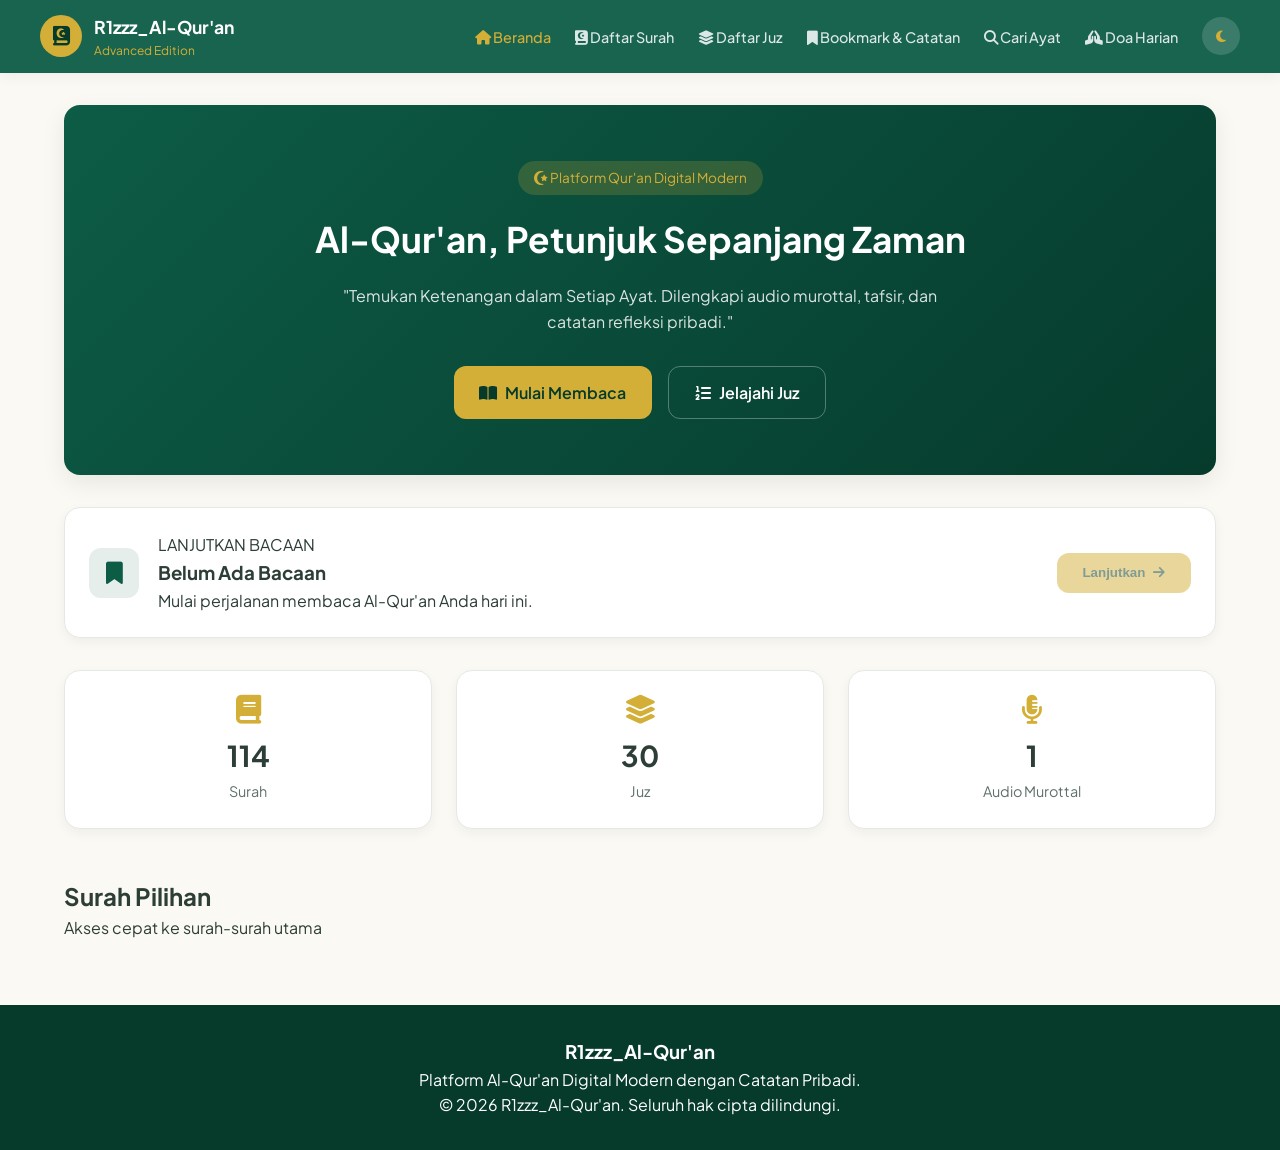
<file: index.html>
<!DOCTYPE html>
<html lang="id">
<head>
  <meta charset="UTF-8">
  <meta name="viewport" content="width=device-width, initial-scale=1.0">
  <title>R1zzz_Al-Qur'an - Platform Digital Modern & Komprehensif</title>
  
  <link rel="preconnect" href="https://fonts.googleapis.com">
  <link rel="preconnect" href="https://fonts.gstatic.com" crossorigin>
  <link href="https://fonts.googleapis.com/css2?family=Amiri:ital,wght@0,400;0,700;1,400&family=Plus+Jakarta+Sans:wght@300;400;500;600;700&display=swap" rel="stylesheet">
  <link rel="stylesheet" href="https://cdnjs.cloudflare.com/ajax/libs/font-awesome/6.4.0/css/all.min.css">
  
  <link rel="stylesheet" href="css/style.css">
  <link rel="stylesheet" href="css/responsive.css">
</head>
<body class="light-mode">

  <!-- NAVBAR -->
  <nav class="navbar">
    <div class="nav-container">
      <a href="#beranda" class="brand-logo">
        <div class="logo-icon"><i class="fa-solid fa-quran"></i></div>
        <div class="brand-text">
          <span class="brand-name">R1zzz_Al-Qur'an</span>
          <span class="brand-tagline">Advanced Edition</span>
        </div>
      </a>

      <button class="menu-toggle" id="menuToggle" aria-label="Toggle Menu">
        <i class="fa-solid fa-bars"></i>
      </button>

      <ul class="nav-links" id="navLinks">
        <li><a href="#beranda" class="nav-link active"><i class="fa-solid fa-house"></i> Beranda</a></li>
        <li><a href="#surah" class="nav-link"><i class="fa-solid fa-book-quran"></i> Daftar Surah</a></li>
        <li><a href="#juz" class="nav-link"><i class="fa-solid fa-layer-group"></i> Daftar Juz</a></li>
        <li><a href="#bookmark" class="nav-link"><i class="fa-solid fa-bookmark"></i> Bookmark & Catatan</a></li>
        <li><a href="#search" class="nav-link"><i class="fa-solid fa-magnifying-glass"></i> Cari Ayat</a></li>
        <li><a href="#doa" class="nav-link"><i class="fa-solid fa-hands-praying"></i> Doa Harian</a></li>
        <li>
          <button class="theme-toggle" id="themeToggle" aria-label="Toggle Theme">
            <i class="fa-solid fa-moon"></i>
          </button>
        </li>
      </ul>
    </div>
  </nav>

  <!-- MAIN CONTENT -->
  <main class="main-content" id="appContent">
    
    <!-- VIEW 1: BERANDA -->
    <section id="view-beranda" class="view-section active">
      <div class="hero-section">
        <div class="hero-content">
          <div class="badge-tag"><i class="fa-solid fa-star-and-crescent"></i> Platform Qur'an Digital Modern</div>
          <h1>Al-Qur'an, Petunjuk Sepanjang Zaman</h1>
          <p>"Temukan Ketenangan dalam Setiap Ayat. Dilengkapi audio murottal, tafsir, dan catatan refleksi pribadi."</p>
          <div class="hero-buttons">
            <a href="#surah" class="btn btn-primary"><i class="fa-solid fa-book-open"></i> Mulai Membaca</a>
            <a href="#juz" class="btn btn-outline"><i class="fa-solid fa-list-ol"></i> Jelajahi Juz</a>
          </div>
        </div>
      </div>

      <div class="last-read-card" id="lastReadCard">
        <div class="last-read-info">
          <div class="last-read-icon"><i class="fa-solid fa-bookmark"></i></div>
          <div>
            <span class="sub-label">LANJUTKAN BACAAN</span>
            <h3 id="lastReadTitle">Belum Ada Bacaan</h3>
            <p id="lastReadDetail">Mulai perjalanan membaca Al-Qur'an Anda hari ini.</p>
          </div>
        </div>
        <button id="btnContinueRead" class="btn btn-gold" disabled>Lanjutkan <i class="fa-solid fa-arrow-right"></i></button>
      </div>

      <div class="stats-grid">
        <div class="stat-box"><i class="fa-solid fa-book"></i><span class="stat-num">114</span><span class="stat-label">Surah</span></div>
        <div class="stat-box"><i class="fa-solid fa-layer-group"></i><span class="stat-num">30</span><span class="stat-label">Juz</span></div>
        <div class="stat-box"><i class="fa-solid fa-microphone-lines"></i><span class="stat-num">1</span><span class="stat-label">Audio Murottal</span></div>
      </div>

      <div class="section-header">
        <h2>Surah Pilihan</h2>
        <p>Akses cepat ke surah-surah utama</p>
      </div>
      <div class="featured-surah-grid" id="featuredSurahGrid"></div>
    </section>

    <!-- VIEW 2: DAFTAR SURAH -->
    <section id="view-surah" class="view-section">
      <div class="section-header text-center">
        <h2>Daftar 114 Surah</h2>
        <p>Telusuri seluruh surah dalam Al-Qur'an</p>
      </div>
      
      <div class="filter-bar">
        <div class="search-input-wrapper">
          <i class="fa-solid fa-magnifying-glass"></i>
          <input type="text" id="surahSearchInput" placeholder="Cari nama surah atau nomor...">
        </div>
      </div>

      <div class="surah-grid" id="surahGrid"></div>
    </section>

    <!-- VIEW 3: DAFTAR JUZ -->
    <section id="view-juz" class="view-section">
      <div class="section-header text-center">
        <h2>Daftar 30 Juz</h2>
        <p>Membaca Al-Qur'an berdasarkan urutan Juz</p>
      </div>
      <div class="juz-grid" id="juzGrid"></div>
    </section>

    <!-- VIEW 4: READER / PEMBACA AYAT -->
    <section id="view-reader" class="view-section">
      <div class="reader-header-card" id="readerHeader"></div>

      <!-- TOOLBAR (Qari Dihapus, Hanya Tombol Auto-Play) -->
      <div class="reader-toolbar" style="justify-content: flex-end;">
        <div class="tool-group">
          <button class="btn btn-primary btn-sm" id="btnAutoPlayAll">
            <i class="fa-solid fa-play"></i> Auto-Play Murottal
          </button>
        </div>
      </div>

      <div class="verses-container" id="versesContainer"></div>

      <div class="reader-navigation">
        <button id="btnPrevSurah" class="btn btn-outline"><i class="fa-solid fa-chevron-left"></i> Surah Sebelumnya</button>
        <button id="btnNextSurah" class="btn btn-outline">Surah Berikutnya <i class="fa-solid fa-chevron-right"></i></button>
      </div>
    </section>

    <!-- VIEW 5: BOOKMARK & CATATAN -->
    <section id="view-bookmark" class="view-section">
      <div class="section-header text-center">
        <h2>Bookmark & Catatan Pribadi</h2>
        <p>Ayat favorit dan refleksi catatan Anda</p>
      </div>
      <div class="verses-container" id="bookmarkList"></div>
    </section>

    <!-- VIEW 6: SEARCH -->
    <section id="view-search" class="view-section">
      <div class="section-header text-center">
        <h2>Pencarian Surah & Ayat</h2>
        <p>Cari surah berdasarkan nama atau kata kunci</p>
      </div>
      <div class="global-search-box">
        <input type="text" id="globalSearchInput" placeholder="Ketik kata kunci...">
        <button id="btnSubmitSearch" class="btn btn-primary"><i class="fa-solid fa-magnifying-glass"></i> Cari</button>
      </div>
      <div class="search-results-info" id="searchResultCount" style="margin-top: 1rem; color: var(--text-muted-light);"></div>
      <div class="verses-container" id="searchResultsContainer" style="margin-top: 1rem;"></div>
    </section>

    <!-- VIEW 7: DOA HARIAN -->
    <section id="view-doa" class="view-section">
      <div class="section-header text-center">
        <h2>Kumpulan 50 Doa Harian</h2>
        <p>Doa-doa pilihan untuk amalan sehari-hari</p>
      </div>
      <div class="doa-grid" id="doaGridContainer"></div>
    </section>
  </main>

  <!-- FLOATING AUDIO PLAYER -->
  <div class="audio-player-bar hidden" id="audioPlayerBar">
    <div class="audio-info">
      <span class="audio-title" id="audioTitle">Surah Al-Fatihah: Ayat 1</span>
      <span class="audio-qari" id="audioQari">Mishary Rashid Alafasy</span>
    </div>
    <div class="audio-controls">
      <button id="btnAudioPrev" title="Sebelumnya"><i class="fa-solid fa-backward-step"></i></button>
      <button id="btnAudioPlayPause" class="play-btn" title="Putar/Jeda"><i class="fa-solid fa-pause"></i></button>
      <button id="btnAudioNext" title="Berikutnya"><i class="fa-solid fa-forward-step"></i></button>
    </div>
    <div class="audio-close">
      <button id="btnAudioClose"><i class="fa-solid fa-xmark"></i></button>
    </div>
  </div>

  <!-- TAFSIR MODAL -->
  <div class="modal-overlay hidden" id="tafsirModal">
    <div class="modal-content">
      <div class="modal-header">
        <h3 id="tafsirModalTitle">Tafsir Ayat</h3>
        <button class="modal-close" id="btnCloseTafsir"><i class="fa-solid fa-xmark"></i></button>
      </div>
      <div class="modal-body" id="tafsirModalBody"></div>
    </div>
  </div>

  <!-- NOTES MODAL -->
  <div class="modal-overlay hidden" id="notesModal">
    <div class="modal-content">
      <div class="modal-header">
        <h3 id="notesModalTitle">Catatan & Refleksi Ayat</h3>
        <button class="modal-close" id="btnCloseNotes"><i class="fa-solid fa-xmark"></i></button>
      </div>
      <div class="modal-body">
        <p id="notesModalVerseInfo" style="font-weight: 600; margin-bottom: 0.5rem; color: var(--primary-emerald);"></p>
        <textarea id="notesTextarea" rows="5" placeholder="Tuliskan refleksi, pelajaran hidup, atau catatan pribadi pada ayat ini..." class="note-textarea"></textarea>
        <button class="btn btn-primary" id="btnSaveNote" style="margin-top: 1rem; width: 100%;">Simpan Catatan</button>
      </div>
    </div>
  </div>

  <!-- FOOTER -->
  <footer class="footer">
    <div class="footer-container">
      <div class="footer-brand">
        <h3>R1zzz_Al-Qur'an</h3>
        <p>Platform Al-Qur'an Digital Modern dengan Catatan Pribadi.</p>
      </div>
      <div class="footer-copyright">
        <p>&copy; 2026 R1zzz_Al-Qur'an. Seluruh hak cipta dilindungi.</p>
      </div>
    </div>
  </footer>

  <script src="js/api.js"></script>
  <script src="js/theme.js"></script>
  <script src="js/bookmark.js"></script>
  <script src="js/notes.js"></script>
  <script src="js/lastread.js"></script>
  <script src="js/audio.js"></script>
  <script src="js/doa.js"></script>
  <script src="js/main.js"></script>
</body>
</html>
</file>
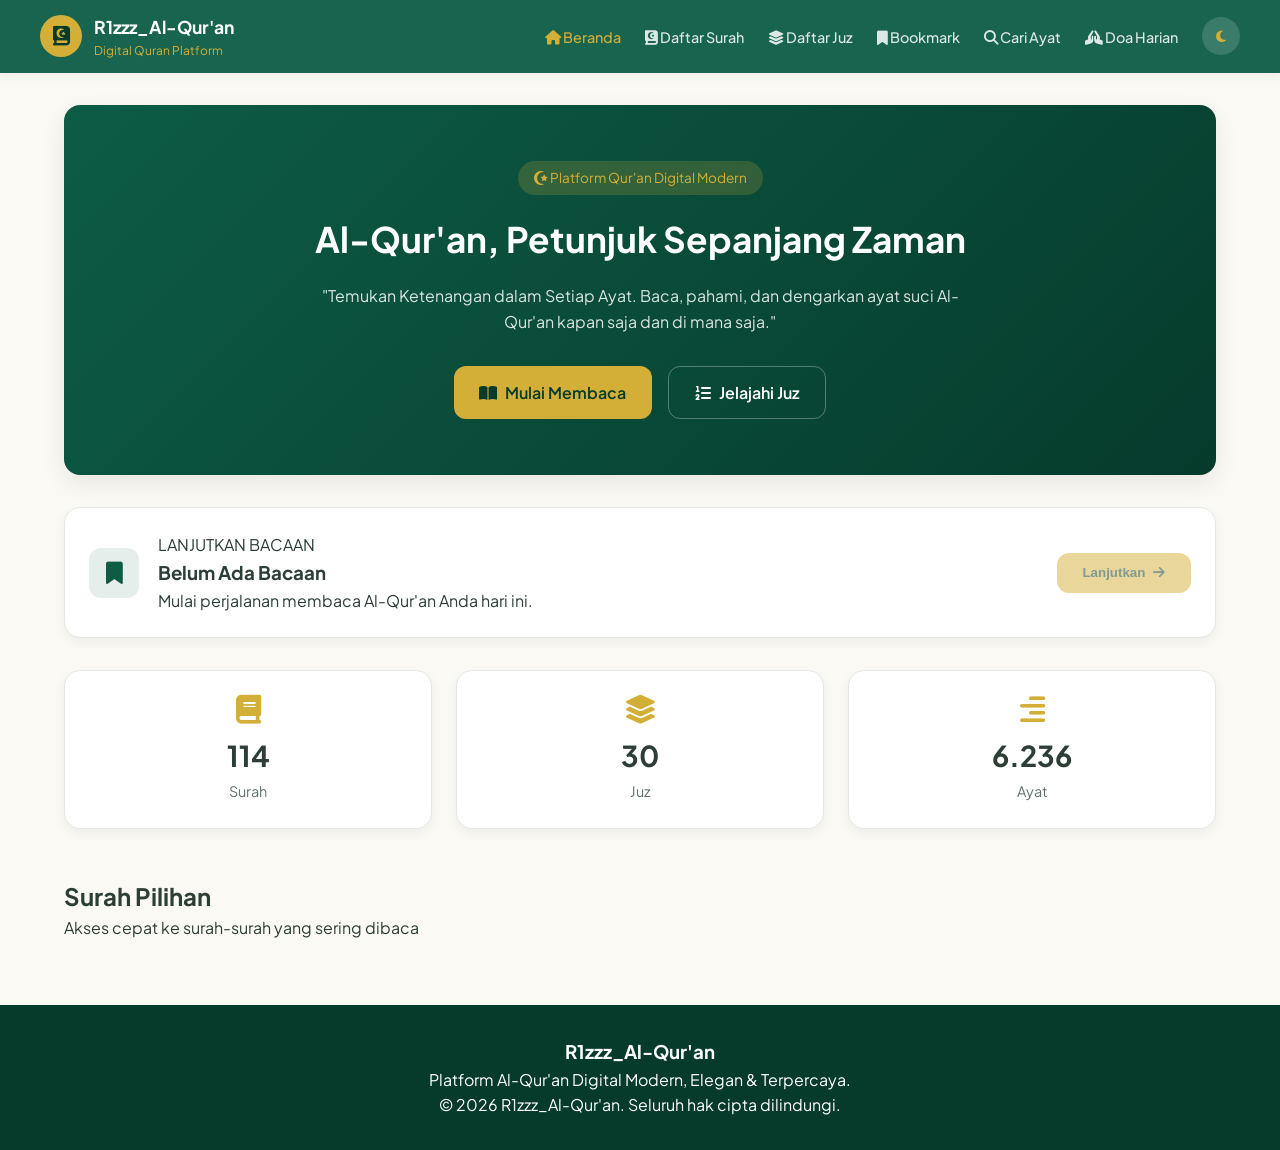
<file: R1zzz_Al-Qur'an/index.html>
<!DOCTYPE html>
<html lang="id">
<head>
  <meta charset="UTF-8">
  <meta name="viewport" content="width=device-width, initial-scale=1.0">
  <title>R1zzz_Al-Qur'an - Temukan Ketenangan dalam Setiap Ayat</title>
  
  <!-- Google Fonts -->
  <link rel="preconnect" href="https://fonts.googleapis.com">
  <link rel="preconnect" href="https://fonts.gstatic.com" crossorigin>
  <link href="https://fonts.googleapis.com/css2?family=Amiri:ital,wght@0,400;0,700;1,400&family=Plus+Jakarta+Sans:wght@300;400;500;600;700&display=swap" rel="stylesheet">
  
  <!-- Font Awesome Icons -->
  <link rel="stylesheet" href="https://cdnjs.cloudflare.com/ajax/libs/font-awesome/6.4.0/css/all.min.css">
  
  <!-- Stylesheets -->
  <link rel="stylesheet" href="css/style.css">
  <link rel="stylesheet" href="css/responsive.css">
</head>
<body class="light-mode">

  <!-- NAVBAR -->
  <nav class="navbar">
    <div class="nav-container">
      <a href="#beranda" class="brand-logo">
        <div class="logo-icon"><i class="fa-solid fa-quran"></i></div>
        <div class="brand-text">
          <span class="brand-name">R1zzz_Al-Qur'an</span>
          <span class="brand-tagline">Digital Quran Platform</span>
        </div>
      </a>

      <button class="menu-toggle" id="menuToggle" aria-label="Toggle Menu">
        <i class="fa-solid fa-bars"></i>
      </button>

      <ul class="nav-links" id="navLinks">
        <li><a href="#beranda" class="nav-link active"><i class="fa-solid fa-house"></i> Beranda</a></li>
        <li><a href="#surah" class="nav-link"><i class="fa-solid fa-book-quran"></i> Daftar Surah</a></li>
        <li><a href="#juz" class="nav-link"><i class="fa-solid fa-layer-group"></i> Daftar Juz</a></li>
        <li><a href="#bookmark" class="nav-link"><i class="fa-solid fa-bookmark"></i> Bookmark</a></li>
        <li><a href="#search" class="nav-link"><i class="fa-solid fa-magnifying-glass"></i> Cari Ayat</a></li>
        <li><a href="#doa" class="nav-link"><i class="fa-solid fa-hands-praying"></i> Doa Harian</a></li>
        <li>
          <button class="theme-toggle" id="themeToggle" aria-label="Toggle Theme">
            <i class="fa-solid fa-moon"></i>
          </button>
        </li>
      </ul>
    </div>
  </nav>

  <!-- MAIN CONTENT -->
  <main class="main-content" id="appContent">
    
    <!-- VIEW 1: BERANDA -->
    <section id="view-beranda" class="view-section active">
      <div class="hero-section">
        <div class="hero-content">
          <div class="badge-tag"><i class="fa-solid fa-star-and-crescent"></i> Platform Qur'an Digital Modern</div>
          <h1>Al-Qur'an, Petunjuk Sepanjang Zaman</h1>
          <p>"Temukan Ketenangan dalam Setiap Ayat. Baca, pahami, dan dengarkan ayat suci Al-Qur'an kapan saja dan di mana saja."</p>
          <div class="hero-buttons">
            <a href="#surah" class="btn btn-primary"><i class="fa-solid fa-book-open"></i> Mulai Membaca</a>
            <a href="#juz" class="btn btn-outline"><i class="fa-solid fa-list-ol"></i> Jelajahi Juz</a>
          </div>
        </div>
      </div>

      <!-- LANJUTKAN BACAAN CARD -->
      <div class="last-read-card" id="lastReadCard">
        <div class="last-read-info">
          <div class="last-read-icon"><i class="fa-solid fa-bookmark"></i></div>
          <div>
            <span class="sub-label">LANJUTKAN BACAAN</span>
            <h3 id="lastReadTitle">Belum Ada Bacaan</h3>
            <p id="lastReadDetail">Mulai perjalanan membaca Al-Qur'an Anda hari ini.</p>
          </div>
        </div>
        <button id="btnContinueRead" class="btn btn-gold" disabled>Lanjutkan <i class="fa-solid fa-arrow-right"></i></button>
      </div>

      <!-- STATISTIK AL-QURAN -->
      <div class="stats-grid">
        <div class="stat-box">
          <i class="fa-solid fa-book"></i>
          <span class="stat-num">114</span>
          <span class="stat-label">Surah</span>
        </div>
        <div class="stat-box">
          <i class="fa-solid fa-layer-group"></i>
          <span class="stat-num">30</span>
          <span class="stat-label">Juz</span>
        </div>
        <div class="stat-box">
          <i class="fa-solid fa-align-right"></i>
          <span class="stat-num">6.236</span>
          <span class="stat-label">Ayat</span>
        </div>
      </div>

      <!-- SURAH PILIHAN -->
      <div class="section-header">
        <h2>Surah Pilihan</h2>
        <p>Akses cepat ke surah-surah yang sering dibaca</p>
      </div>
      <div class="featured-surah-grid" id="featuredSurahGrid"></div>
    </section>

    <!-- VIEW 2: DAFTAR SURAH -->
    <section id="view-surah" class="view-section">
      <div class="section-header text-center">
        <h2>Daftar 114 Surah</h2>
        <p>Telusuri seluruh surah dalam Al-Qur'an</p>
      </div>
      
      <div class="filter-bar">
        <div class="search-input-wrapper">
          <i class="fa-solid fa-magnifying-glass"></i>
          <input type="text" id="surahSearchInput" placeholder="Cari nama surah atau nomor...">
        </div>
        <div class="filter-buttons">
          <button class="filter-btn active" data-filter="all">Semua</button>
          <button class="filter-btn" data-filter="makkiyah">Makkiyah</button>
          <button class="filter-btn" data-filter="madaniyah">Madaniyah</button>
        </div>
      </div>

      <div class="surah-grid" id="surahGrid"></div>
    </section>

    <!-- VIEW 3: DAFTAR JUZ -->
    <section id="view-juz" class="view-section">
      <div class="section-header text-center">
        <h2>Daftar 30 Juz</h2>
        <p>Membaca Al-Qur'an berdasarkan urutan Juz</p>
      </div>
      <div class="juz-grid" id="juzGrid"></div>
    </section>

    <!-- VIEW 4: READER / PEMBACA AYAT -->
    <section id="view-reader" class="view-section">
      <div class="reader-header-card" id="readerHeader"></div>

      <div class="reader-toolbar">
        <div class="tool-group">
          <label>Ukuran Arab:</label>
          <button class="btn-sm" id="btnFontArabDec">-</button>
          <span id="fontArabSizeDisplay">32px</span>
          <button class="btn-sm" id="btnFontArabInc">+</button>
        </div>
        <div class="tool-group">
          <label>Ukuran Terjemahan:</label>
          <button class="btn-sm" id="btnFontTransDec">-</button>
          <span id="fontTransSizeDisplay">16px</span>
          <button class="btn-sm" id="btnFontTransInc">+</button>
        </div>
        <div class="tool-group">
          <button class="btn btn-primary btn-sm" id="btnAutoPlayAll" style="padding: 6px 14px; font-size: 0.85rem;">
            <i class="fa-solid fa-play"></i> Auto-Play Murottal
          </button>
        </div>
      </div>

      <div class="verses-container" id="versesContainer"></div>

      <div class="reader-navigation">
        <button id="btnPrevSurah" class="btn btn-outline"><i class="fa-solid fa-chevron-left"></i> Surah Sebelumnya</button>
        <button id="btnNextSurah" class="btn btn-outline">Surah Berikutnya <i class="fa-solid fa-chevron-right"></i></button>
      </div>
    </section>

    <!-- VIEW 5: BOOKMARK -->
    <section id="view-bookmark" class="view-section">
      <div class="section-header text-center">
        <h2>Ayat Difavoritkan</h2>
        <p>Kumpulan ayat yang Anda simpan untuk dibaca kembali</p>
      </div>
      <div class="verses-container" id="bookmarkList"></div>
    </section>

    <!-- VIEW 6: SEARCH -->
    <section id="view-search" class="view-section">
      <div class="section-header text-center">
        <h2>Pencarian Surah & Ayat</h2>
        <p>Cari surah berdasarkan nama atau kata kunci</p>
      </div>
      <div class="global-search-box">
        <input type="text" id="globalSearchInput" placeholder="Ketik kata kunci atau nama surah...">
        <button id="btnSubmitSearch" class="btn btn-primary"><i class="fa-solid fa-magnifying-glass"></i> Cari</button>
      </div>
      <div class="search-results-info" id="searchResultCount" style="margin-top: 1rem; color: var(--text-muted-light);"></div>
      <div class="verses-container" id="searchResultsContainer" style="margin-top: 1rem;"></div>
    </section>

    <!-- VIEW 7: DOA HARIAN -->
    <section id="view-doa" class="view-section">
      <div class="section-header text-center">
        <h2>Kumpulan 50 Doa Harian</h2>
        <p>Doa-doa pilihan untuk amalan dan perlindungan sehari-hari</p>
      </div>
      <div class="doa-grid" id="doaGridContainer"></div>
    </section>
  </main>

  <!-- FLOATING AUDIO PLAYER -->
  <div class="audio-player-bar hidden" id="audioPlayerBar">
    <div class="audio-info">
      <span class="audio-title" id="audioTitle">Surah Al-Fatihah: Ayat 1</span>
      <span class="audio-qari" id="audioQari">Mishary Rashid Alafasy</span>
    </div>
    <div class="audio-controls">
      <button id="btnAudioPrev" title="Ayat Sebelumnya"><i class="fa-solid fa-backward-step"></i></button>
      <button id="btnAudioPlayPause" class="play-btn" title="Putar/Jeda"><i class="fa-solid fa-pause"></i></button>
      <button id="btnAudioNext" title="Ayat Berikutnya"><i class="fa-solid fa-forward-step"></i></button>
    </div>
    <div class="audio-close">
      <button id="btnAudioClose"><i class="fa-solid fa-xmark"></i></button>
    </div>
  </div>

  <!-- TAFSIR MODAL -->
  <div class="modal-overlay hidden" id="tafsirModal">
    <div class="modal-content">
      <div class="modal-header">
        <h3 id="tafsirModalTitle">Tafsir Ayat</h3>
        <button class="modal-close" id="btnCloseTafsir"><i class="fa-solid fa-xmark"></i></button>
      </div>
      <div class="modal-body" id="tafsirModalBody">
        <p>Memuat tafsir...</p>
      </div>
    </div>
  </div>

  <!-- FOOTER -->
  <footer class="footer">
    <div class="footer-container">
      <div class="footer-brand">
        <h3>R1zzz_Al-Qur'an</h3>
        <p>Platform Al-Qur'an Digital Modern, Elegan & Terpercaya.</p>
      </div>
      <div class="footer-copyright">
        <p>&copy; 2026 R1zzz_Al-Qur'an. Seluruh hak cipta dilindungi.</p>
      </div>
    </div>
  </footer>

  <!-- SCRIPT TERPISAH -->
  <script src="js/api.js"></script>
  <script src="js/theme.js"></script>
  <script src="js/bookmark.js"></script>
  <script src="js/lastread.js"></script>
  <script src="js/audio.js"></script>
  <script src="js/doa.js"></script>
  <script src="js/main.js"></script>
</body>
</html>
</file>
<file: css/style.css>
:root {
  --primary-emerald: #0d5c46;
  --dark-emerald: #063b2c;
  --accent-gold: #d4af37;
  --light-cream: #fbf9f4;
  --white: #ffffff;
  --card-bg-light: #ffffff;
  --card-border-light: #e5e9e6;
  --text-main-light: #2c3e35;
  --text-muted-light: #607268;
  --shadow-sm: 0 4px 12px rgba(0,0,0,0.05);
  --shadow-md: 0 8px 24px rgba(0,0,0,0.08);
  --radius-lg: 16px;
  --radius-md: 12px;
  --transition: all 0.3s cubic-bezier(0.4, 0, 0.2, 1);
}

body.dark-mode {
  --light-cream: #0c1210;
  --white: #16201c;
  --card-bg-light: #1a2621;
  --card-border-light: #283a33;
  --text-main-light: #e4ebe7;
  --text-muted-light: #9ab0a5;
  --shadow-sm: 0 4px 12px rgba(0,0,0,0.3);
}

* { box-sizing: border-box; margin: 0; padding: 0; }
body { font-family: 'Plus Jakarta Sans', sans-serif; background-color: var(--light-cream); color: var(--text-main-light); line-height: 1.6; transition: var(--transition); }

/* NAVBAR */
.navbar { position: sticky; top: 0; z-index: 1000; background-color: rgba(13, 92, 70, 0.95); backdrop-filter: blur(10px); color: var(--white); padding: 0.8rem 1.5rem; box-shadow: var(--shadow-sm); }
.nav-container { max-width: 1200px; margin: 0 auto; display: flex; justify-content: space-between; align-items: center; }
.brand-logo { display: flex; align-items: center; gap: 12px; text-decoration: none; color: var(--white); }
.logo-icon { width: 42px; height: 42px; background: var(--accent-gold); color: var(--dark-emerald); border-radius: 50%; display: flex; align-items: center; justify-content: center; font-size: 1.2rem; }
.brand-name { font-weight: 700; font-size: 1.1rem; display: block; }
.brand-tagline { font-size: 0.75rem; color: var(--accent-gold); display: block; }

.nav-links { display: flex; list-style: none; gap: 1.5rem; align-items: center; }
.nav-link { color: rgba(255, 255, 255, 0.85); text-decoration: none; font-weight: 500; font-size: 0.9rem; transition: var(--transition); }
.nav-link:hover, .nav-link.active { color: var(--accent-gold); }
.menu-toggle { display: none; background: none; border: none; color: var(--white); font-size: 1.5rem; cursor: pointer; }
.theme-toggle { background: rgba(255, 255, 255, 0.15); border: none; color: var(--accent-gold); width: 38px; height: 38px; border-radius: 50%; cursor: pointer; transition: var(--transition); }

/* LAYOUT */
.main-content { max-width: 1200px; margin: 2rem auto; padding: 0 1.5rem; }
.view-section { display: none; }
.view-section.active { display: block; animation: fadeIn 0.4s ease; }
@keyframes fadeIn { from { opacity: 0; transform: translateY(8px); } to { opacity: 1; transform: translateY(0); } }

/* HERO & CARDS */
.hero-section { background: linear-gradient(135deg, var(--primary-emerald), var(--dark-emerald)); color: white; padding: 3.5rem 2rem; border-radius: var(--radius-lg); text-align: center; margin-bottom: 2rem; box-shadow: var(--shadow-md); }
.badge-tag { display: inline-block; background: rgba(212, 175, 55, 0.2); color: var(--accent-gold); padding: 6px 16px; border-radius: 30px; font-size: 0.85rem; margin-bottom: 1rem; }
.hero-section h1 { font-size: 2.2rem; margin-bottom: 1rem; }
.hero-section p { max-width: 650px; margin: 0 auto 2rem; color: rgba(255, 255, 255, 0.85); }
.hero-buttons { display: flex; justify-content: center; gap: 1rem; }

.btn { padding: 0.8rem 1.6rem; border-radius: var(--radius-md); text-decoration: none; font-weight: 600; cursor: pointer; border: none; transition: var(--transition); display: inline-flex; align-items: center; gap: 8px; }
.btn-primary { background: var(--accent-gold); color: var(--dark-emerald); }
.btn-outline { background: transparent; border: 1px solid rgba(255, 255, 255, 0.3); color: white; }
.btn-gold { background: var(--accent-gold); color: var(--dark-emerald); }
.btn:disabled { opacity: 0.5; cursor: not-allowed; }

.last-read-card { background: var(--card-bg-light); border: 1px solid var(--card-border-light); padding: 1.5rem; border-radius: var(--radius-lg); display: flex; justify-content: space-between; align-items: center; margin-bottom: 2rem; box-shadow: var(--shadow-sm); }
.last-read-info { display: flex; align-items: center; gap: 1.2rem; }
.last-read-icon { width: 50px; height: 50px; background: rgba(13, 92, 70, 0.1); color: var(--primary-emerald); border-radius: var(--radius-md); display: flex; align-items: center; justify-content: center; font-size: 1.4rem; }

.stats-grid { display: grid; grid-template-columns: repeat(3, 1fr); gap: 1.5rem; margin-bottom: 3rem; }
.stat-box { background: var(--card-bg-light); border: 1px solid var(--card-border-light); padding: 1.5rem; border-radius: var(--radius-lg); text-align: center; box-shadow: var(--shadow-sm); }
.stat-box i { font-size: 1.8rem; color: var(--accent-gold); margin-bottom: 0.5rem; }
.stat-num { display: block; font-size: 1.8rem; font-weight: 700; }
.stat-label { color: var(--text-muted-light); font-size: 0.9rem; }

/* GRIDS */
.surah-grid, .featured-surah-grid, .juz-grid, .doa-grid { display: grid; grid-template-columns: repeat(auto-fill, minmax(280px, 1fr)); gap: 1.2rem; }
.surah-card, .juz-card { background: var(--card-bg-light); border: 1px solid var(--card-border-light); padding: 1.2rem; border-radius: var(--radius-md); display: flex; justify-content: space-between; align-items: center; cursor: pointer; transition: var(--transition); }
.surah-card:hover, .juz-card:hover { transform: translateY(-3px); border-color: var(--accent-gold); box-shadow: var(--shadow-md); }
.surah-number { width: 40px; height: 40px; background: var(--light-cream); border: 1px solid var(--card-border-light); border-radius: 50%; display: flex; align-items: center; justify-content: center; font-weight: 700; color: var(--primary-emerald); }
.surah-meta { flex-grow: 1; margin-left: 1rem; }
.surah-title-latin { font-weight: 600; font-size: 1rem; }
.surah-subtext { font-size: 0.8rem; color: var(--text-muted-light); }
.surah-title-arabic { font-family: 'Amiri', serif; font-size: 1.4rem; color: var(--primary-emerald); }

.filter-bar { display: flex; justify-content: space-between; gap: 1rem; margin-bottom: 2rem; }
.search-input-wrapper { position: relative; flex-grow: 1; }
.search-input-wrapper i { position: absolute; left: 15px; top: 50%; transform: translateY(-50%); color: var(--text-muted-light); }
.search-input-wrapper input, .global-search-box input { width: 100%; padding: 0.8rem 1rem 0.8rem 2.8rem; border-radius: var(--radius-md); border: 1px solid var(--card-border-light); background: var(--card-bg-light); color: var(--text-main-light); outline: none; }

/* READER & TOOLBAR */
.reader-header-card { background: linear-gradient(135deg, var(--primary-emerald), var(--dark-emerald)); color: white; padding: 2rem; border-radius: var(--radius-lg); text-align: center; margin-bottom: 1.5rem; }
.reader-toolbar { background: var(--card-bg-light); border: 1px solid var(--card-border-light); padding: 1rem; border-radius: var(--radius-md); display: flex; gap: 2rem; margin-bottom: 1.5rem; align-items: center; flex-wrap: wrap; }
.tool-group { display: flex; align-items: center; gap: 8px; font-size: 0.9rem; }
.toolbar-select { padding: 6px 12px; border-radius: var(--radius-md); border: 1px solid var(--card-border-light); background: var(--card-bg-light); color: var(--text-main-light); font-size: 0.9rem; outline: none; }
.checkbox-label { display: flex; align-items: center; gap: 8px; font-size: 0.9rem; cursor: pointer; color: var(--text-main-light); }

/* WORD BY WORD & NOTES */
.word-by-word-container { display: flex; flex-wrap: wrap; gap: 10px; justify-content: flex-end; direction: rtl; margin-bottom: 1rem; padding: 10px; background: rgba(13, 92, 70, 0.03); border-radius: 8px; }
.word-item { text-align: center; direction: ltr; padding: 4px 8px; background: var(--card-bg-light); border: 1px solid var(--card-border-light); border-radius: 6px; }
.word-ar { font-family: 'Amiri', serif; font-size: 1.2rem; color: var(--primary-emerald); display: block; }
.word-id { font-size: 0.75rem; color: var(--text-muted-light); display: block; }

.note-textarea { width: 100%; padding: 12px; border-radius: var(--radius-md); border: 1px solid var(--card-border-light); background: var(--card-bg-light); color: var(--text-main-light); font-family: inherit; resize: vertical; outline: none; }
.note-badge { display: inline-flex; align-items: center; gap: 6px; background: rgba(212, 175, 55, 0.15); color: #b45309; padding: 4px 10px; border-radius: 6px; font-size: 0.8rem; margin-top: 8px; }

.verse-card { background: var(--card-bg-light); border: 1px solid var(--card-border-light); padding: 1.5rem; border-radius: var(--radius-lg); margin-bottom: 1.2rem; transition: var(--transition); }
.verse-card.playing-highlight { border-color: var(--accent-gold); box-shadow: 0 0 15px rgba(212, 175, 55, 0.25); }
.verse-header { display: flex; justify-content: space-between; align-items: center; margin-bottom: 1rem; }
.verse-badge { background: rgba(13, 92, 70, 0.1); color: var(--primary-emerald); padding: 4px 12px; border-radius: 20px; font-weight: 600; font-size: 0.85rem; }
.verse-actions { display: flex; gap: 12px; }
.action-btn { background: none; border: none; color: var(--text-muted-light); font-size: 1.1rem; cursor: pointer; transition: var(--transition); }
.action-btn:hover, .action-btn.active { color: var(--accent-gold); }
.verse-arabic { font-family: 'Amiri', serif; text-align: right; line-height: 2.2; margin-bottom: 1.2rem; color: var(--text-main-light); font-size: 32px; }
.verse-translation { color: var(--text-muted-light); font-size: 16px; }
.reader-navigation { display: flex; justify-content: space-between; margin-top: 2rem; }

/* AUDIO PLAYER & MODALS */
.audio-player-bar { position: fixed; bottom: 20px; left: 50%; transform: translateX(-50%); width: 90%; max-width: 600px; background: var(--dark-emerald); color: white; padding: 12px 20px; border-radius: 40px; display: flex; align-items: center; justify-content: space-between; box-shadow: var(--shadow-md); z-index: 2000; }
.audio-player-bar.hidden, .modal-overlay.hidden { display: none; }
.audio-controls { display: flex; align-items: center; gap: 12px; }
.audio-controls button { background: none; border: none; color: white; cursor: pointer; font-size: 1.1rem; }
.play-btn { width: 36px; height: 36px; background: var(--accent-gold) !important; color: var(--dark-emerald) !important; border-radius: 50%; display: flex; align-items: center; justify-content: center; }

.modal-overlay { position: fixed; top: 0; left: 0; width: 100%; height: 100%; background: rgba(0,0,0,0.6); z-index: 3000; display: flex; align-items: center; justify-content: center; padding: 1rem; }
.modal-content { background: var(--card-bg-light); width: 100%; max-width: 600px; border-radius: var(--radius-lg); overflow: hidden; }
.modal-header { padding: 1rem 1.5rem; background: var(--primary-emerald); color: white; display: flex; justify-content: space-between; align-items: center; }
.modal-close { background: none; border: none; color: white; cursor: pointer; font-size: 1.2rem; }
.modal-body { padding: 1.5rem; max-height: 400px; overflow-y: auto; color: var(--text-main-light); }

.footer { background: var(--dark-emerald); color: white; text-align: center; padding: 2rem 1.5rem; margin-top: 4rem; }
</file>
<file: css/responsive.css>
@media (max-width: 768px) {
  .menu-toggle { display: block; }
  .nav-links { position: absolute; top: 100%; left: 0; width: 100%; background: var(--dark-emerald); flex-direction: column; padding: 1.5rem; gap: 1rem; display: none; }
  .nav-links.active { display: flex; }
  .stats-grid { grid-template-columns: 1fr; }
  .last-read-card { flex-direction: column; gap: 1rem; text-align: center; }
  .last-read-info { flex-direction: column; }
  .filter-bar { flex-direction: column; }
  .reader-toolbar { flex-direction: column; gap: 1rem; align-items: stretch; }
}
</file>
<file: R1zzz_Al-Qur'an/css/style.css>
:root {
  --primary-emerald: #0d5c46;
  --dark-emerald: #063b2c;
  --accent-gold: #d4af37;
  --light-cream: #fbf9f4;
  --white: #ffffff;
  --dark-charcoal: #121816;
  --card-bg-light: #ffffff;
  --card-border-light: #e5e9e6;
  --text-main-light: #2c3e35;
  --text-muted-light: #607268;
  --shadow-sm: 0 4px 12px rgba(0,0,0,0.05);
  --shadow-md: 0 8px 24px rgba(0,0,0,0.08);
  --radius-lg: 16px;
  --radius-md: 12px;
  --transition: all 0.3s cubic-bezier(0.4, 0, 0.2, 1);
}

body.dark-mode {
  --light-cream: #0c1210;
  --white: #16201c;
  --card-bg-light: #1a2621;
  --card-border-light: #283a33;
  --text-main-light: #e4ebe7;
  --text-muted-light: #9ab0a5;
  --shadow-sm: 0 4px 12px rgba(0,0,0,0.3);
}

* { box-sizing: border-box; margin: 0; padding: 0; }
body { font-family: 'Plus Jakarta Sans', sans-serif; background-color: var(--light-cream); color: var(--text-main-light); line-height: 1.6; transition: var(--transition); }

/* NAVBAR */
.navbar { position: sticky; top: 0; z-index: 1000; background-color: rgba(13, 92, 70, 0.95); backdrop-filter: blur(10px); color: var(--white); padding: 0.8rem 1.5rem; box-shadow: var(--shadow-sm); }
.nav-container { max-width: 1200px; margin: 0 auto; display: flex; justify-content: space-between; align-items: center; }
.brand-logo { display: flex; align-items: center; gap: 12px; text-decoration: none; color: var(--white); }
.logo-icon { width: 42px; height: 42px; background: var(--accent-gold); color: var(--dark-emerald); border-radius: 50%; display: flex; align-items: center; justify-content: center; font-size: 1.2rem; }
.brand-name { font-weight: 700; font-size: 1.1rem; display: block; }
.brand-tagline { font-size: 0.75rem; color: var(--accent-gold); display: block; }

.nav-links { display: flex; list-style: none; gap: 1.5rem; align-items: center; }
.nav-link { color: rgba(255, 255, 255, 0.85); text-decoration: none; font-weight: 500; font-size: 0.9rem; transition: var(--transition); }
.nav-link:hover, .nav-link.active { color: var(--accent-gold); }
.menu-toggle { display: none; background: none; border: none; color: var(--white); font-size: 1.5rem; cursor: pointer; }
.theme-toggle { background: rgba(255, 255, 255, 0.15); border: none; color: var(--accent-gold); width: 38px; height: 38px; border-radius: 50%; cursor: pointer; transition: var(--transition); }

/* LAYOUT */
.main-content { max-width: 1200px; margin: 2rem auto; padding: 0 1.5rem; }
.view-section { display: none; }
.view-section.active { display: block; animation: fadeIn 0.4s ease; }
@keyframes fadeIn { from { opacity: 0; transform: translateY(8px); } to { opacity: 1; transform: translateY(0); } }

/* HERO & CARDS */
.hero-section { background: linear-gradient(135deg, var(--primary-emerald), var(--dark-emerald)); color: white; padding: 3.5rem 2rem; border-radius: var(--radius-lg); text-align: center; margin-bottom: 2rem; box-shadow: var(--shadow-md); }
.badge-tag { display: inline-block; background: rgba(212, 175, 55, 0.2); color: var(--accent-gold); padding: 6px 16px; border-radius: 30px; font-size: 0.85rem; margin-bottom: 1rem; }
.hero-section h1 { font-size: 2.2rem; margin-bottom: 1rem; }
.hero-section p { max-width: 650px; margin: 0 auto 2rem; color: rgba(255, 255, 255, 0.85); }
.hero-buttons { display: flex; justify-content: center; gap: 1rem; }

.btn { padding: 0.8rem 1.6rem; border-radius: var(--radius-md); text-decoration: none; font-weight: 600; cursor: pointer; border: none; transition: var(--transition); display: inline-flex; align-items: center; gap: 8px; }
.btn-primary { background: var(--accent-gold); color: var(--dark-emerald); }
.btn-outline { background: transparent; border: 1px solid rgba(255, 255, 255, 0.3); color: white; }
.btn-gold { background: var(--accent-gold); color: var(--dark-emerald); }
.btn:disabled { opacity: 0.5; cursor: not-allowed; }

.last-read-card { background: var(--card-bg-light); border: 1px solid var(--card-border-light); padding: 1.5rem; border-radius: var(--radius-lg); display: flex; justify-content: space-between; align-items: center; margin-bottom: 2rem; box-shadow: var(--shadow-sm); }
.last-read-info { display: flex; align-items: center; gap: 1.2rem; }
.last-read-icon { width: 50px; height: 50px; background: rgba(13, 92, 70, 0.1); color: var(--primary-emerald); border-radius: var(--radius-md); display: flex; align-items: center; justify-content: center; font-size: 1.4rem; }

.stats-grid { display: grid; grid-template-columns: repeat(3, 1fr); gap: 1.5rem; margin-bottom: 3rem; }
.stat-box { background: var(--card-bg-light); border: 1px solid var(--card-border-light); padding: 1.5rem; border-radius: var(--radius-lg); text-align: center; box-shadow: var(--shadow-sm); }
.stat-box i { font-size: 1.8rem; color: var(--accent-gold); margin-bottom: 0.5rem; }
.stat-num { display: block; font-size: 1.8rem; font-weight: 700; }
.stat-label { color: var(--text-muted-light); font-size: 0.9rem; }

/* GRIDS */
.surah-grid, .featured-surah-grid, .juz-grid, .doa-grid { display: grid; grid-template-columns: repeat(auto-fill, minmax(280px, 1fr)); gap: 1.2rem; }
.surah-card, .juz-card { background: var(--card-bg-light); border: 1px solid var(--card-border-light); padding: 1.2rem; border-radius: var(--radius-md); display: flex; justify-content: space-between; align-items: center; cursor: pointer; transition: var(--transition); }
.surah-card:hover, .juz-card:hover { transform: translateY(-3px); border-color: var(--accent-gold); box-shadow: var(--shadow-md); }
.surah-number { width: 40px; height: 40px; background: var(--light-cream); border: 1px solid var(--card-border-light); border-radius: 50%; display: flex; align-items: center; justify-content: center; font-weight: 700; color: var(--primary-emerald); }
.surah-meta { flex-grow: 1; margin-left: 1rem; }
.surah-title-latin { font-weight: 600; font-size: 1rem; }
.surah-subtext { font-size: 0.8rem; color: var(--text-muted-light); }
.surah-title-arabic { font-family: 'Amiri', serif; font-size: 1.4rem; color: var(--primary-emerald); }

.filter-bar { display: flex; justify-content: space-between; gap: 1rem; margin-bottom: 2rem; }
.search-input-wrapper { position: relative; flex-grow: 1; }
.search-input-wrapper i { position: absolute; left: 15px; top: 50%; transform: translateY(-50%); color: var(--text-muted-light); }
.search-input-wrapper input, .global-search-box input { width: 100%; padding: 0.8rem 1rem 0.8rem 2.8rem; border-radius: var(--radius-md); border: 1px solid var(--card-border-light); background: var(--card-bg-light); color: var(--text-main-light); outline: none; }
.filter-buttons { display: flex; gap: 0.5rem; }
.filter-btn { padding: 0.6rem 1.2rem; border-radius: var(--radius-md); border: 1px solid var(--card-border-light); background: var(--card-bg-light); color: var(--text-main-light); cursor: pointer; }
.filter-btn.active { background: var(--primary-emerald); color: white; }

/* READER VIEW */
.reader-header-card { background: linear-gradient(135deg, var(--primary-emerald), var(--dark-emerald)); color: white; padding: 2rem; border-radius: var(--radius-lg); text-align: center; margin-bottom: 1.5rem; }
.reader-toolbar { background: var(--card-bg-light); border: 1px solid var(--card-border-light); padding: 1rem; border-radius: var(--radius-md); display: flex; gap: 2rem; margin-bottom: 1.5rem; align-items: center; flex-wrap: wrap; }
.tool-group { display: flex; align-items: center; gap: 8px; font-size: 0.9rem; }
.btn-sm { width: 28px; height: 28px; border-radius: 50%; border: 1px solid var(--card-border-light); background: var(--card-bg-light); cursor: pointer; color: var(--text-main-light); display: inline-flex; align-items: center; justify-content: center; }

.verse-card { background: var(--card-bg-light); border: 1px solid var(--card-border-light); padding: 1.5rem; border-radius: var(--radius-lg); margin-bottom: 1.2rem; transition: var(--transition); }
.verse-card.playing-highlight { border-color: var(--accent-gold); box-shadow: 0 0 15px rgba(212, 175, 55, 0.25); }
.verse-header { display: flex; justify-content: space-between; align-items: center; margin-bottom: 1rem; }
.verse-badge { background: rgba(13, 92, 70, 0.1); color: var(--primary-emerald); padding: 4px 12px; border-radius: 20px; font-weight: 600; font-size: 0.85rem; }
.verse-actions { display: flex; gap: 12px; }
.action-btn { background: none; border: none; color: var(--text-muted-light); font-size: 1.1rem; cursor: pointer; transition: var(--transition); }
.action-btn:hover, .action-btn.active { color: var(--accent-gold); }
.verse-arabic { font-family: 'Amiri', serif; text-align: right; line-height: 2.2; margin-bottom: 1.2rem; color: var(--text-main-light); }
.verse-translation { color: var(--text-muted-light); }
.reader-navigation { display: flex; justify-content: space-between; margin-top: 2rem; }

/* AUDIO PLAYER & MODAL */
.audio-player-bar { position: fixed; bottom: 20px; left: 50%; transform: translateX(-50%); width: 90%; max-width: 600px; background: var(--dark-emerald); color: white; padding: 12px 20px; border-radius: 40px; display: flex; align-items: center; justify-content: space-between; box-shadow: var(--shadow-md); z-index: 2000; }
.audio-player-bar.hidden, .modal-overlay.hidden { display: none; }
.audio-controls { display: flex; align-items: center; gap: 12px; }
.audio-controls button { background: none; border: none; color: white; cursor: pointer; font-size: 1.1rem; }
.play-btn { width: 36px; height: 36px; background: var(--accent-gold) !important; color: var(--dark-emerald) !important; border-radius: 50%; display: flex; align-items: center; justify-content: center; }

.modal-overlay { position: fixed; top: 0; left: 0; width: 100%; height: 100%; background: rgba(0,0,0,0.6); z-index: 3000; display: flex; align-items: center; justify-content: center; padding: 1rem; }
.modal-content { background: var(--card-bg-light); width: 100%; max-width: 600px; border-radius: var(--radius-lg); overflow: hidden; }
.modal-header { padding: 1rem 1.5rem; background: var(--primary-emerald); color: white; display: flex; justify-content: space-between; align-items: center; }
.modal-close { background: none; border: none; color: white; cursor: pointer; font-size: 1.2rem; }
.modal-body { padding: 1.5rem; max-height: 400px; overflow-y: auto; color: var(--text-main-light); }

.footer { background: var(--dark-emerald); color: white; text-align: center; padding: 2rem 1.5rem; margin-top: 4rem; }
</file>
<file: R1zzz_Al-Qur'an/css/responsive.css>
@media (max-width: 768px) {
  .menu-toggle { display: block; }
  .nav-links { position: absolute; top: 100%; left: 0; width: 100%; background: var(--dark-emerald); flex-direction: column; padding: 1.5rem; gap: 1rem; display: none; }
  .nav-links.active { display: flex; }
  .stats-grid { grid-template-columns: 1fr; }
  .last-read-card { flex-direction: column; gap: 1rem; text-align: center; }
  .last-read-info { flex-direction: column; }
  .filter-bar { flex-direction: column; }
  .reader-toolbar { flex-direction: column; gap: 1rem; align-items: stretch; }
}
</file>
